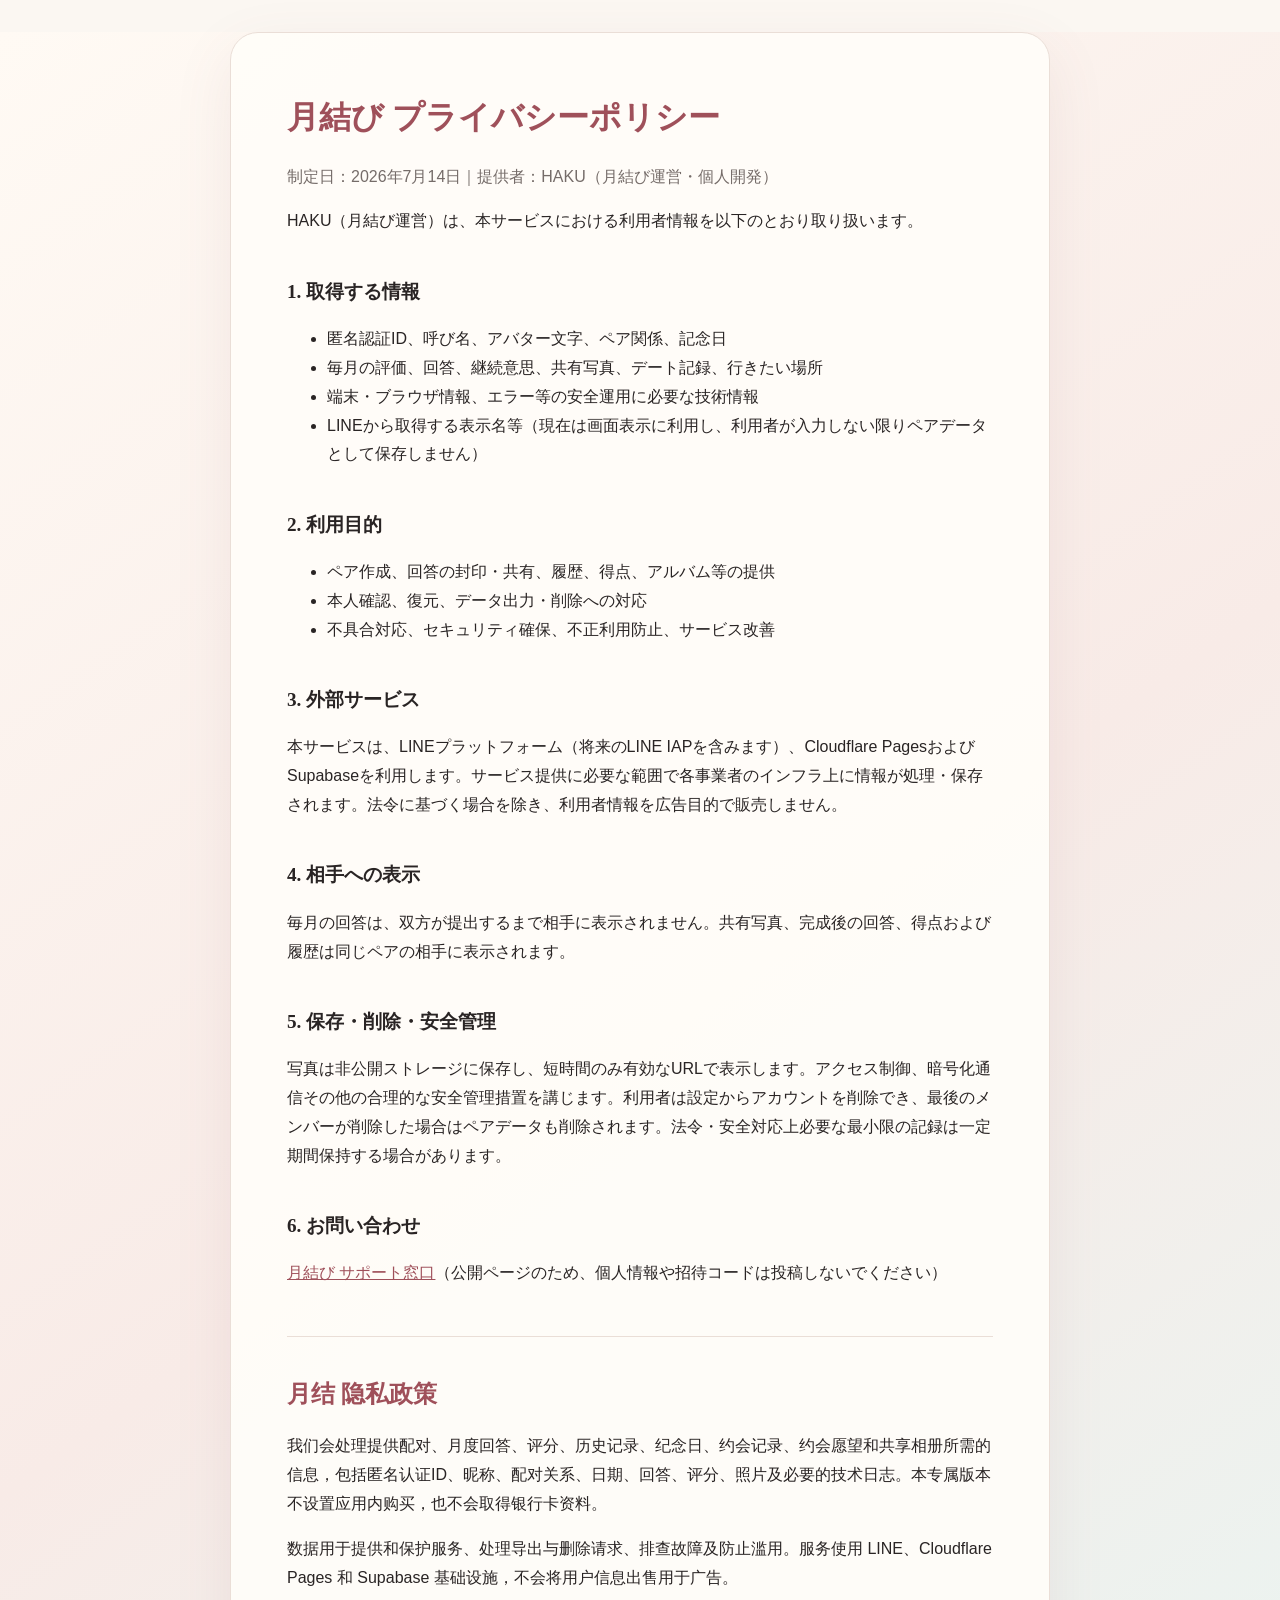
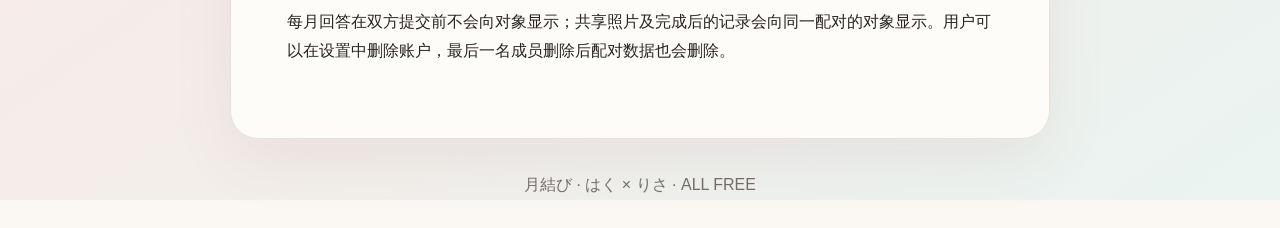
<file: privacy.html>
<!doctype html>
<html lang="ja">
<head>
  <meta charset="utf-8">
  <meta name="viewport" content="width=device-width,initial-scale=1">
  <title>プライバシーポリシー｜月結び</title>
  <link rel="icon" href="icon.svg" type="image/svg+xml">
  <style>
    :root{color:#292424;background:#fbf7f2;font-family:-apple-system,BlinkMacSystemFont,"Noto Sans JP","Yu Gothic",sans-serif;line-height:1.8}*{box-sizing:border-box}body{margin:0;background:linear-gradient(145deg,#fffaf4,#f8ebe7 55%,#eaf4f1)}main{width:min(820px,calc(100% - 32px));margin:32px auto;padding:clamp(24px,5vw,56px);background:#fffdf9ef;border:1px solid #eaded7;border-radius:28px;box-shadow:0 20px 60px #8d586018}h1,h2{font-family:"Noto Serif JP","Yu Mincho",serif}h1{margin:0;color:#9f505a}h2{margin-top:2em;font-size:1.2rem}a{color:#9f505a}.meta{color:#756c69}.lang{margin-top:48px;padding-top:36px;border-top:1px solid #eaded7}footer{text-align:center;margin:28px;color:#756c69}@media(max-width:520px){main{margin:12px auto;padding:24px 20px;border-radius:20px}}
  </style>
</head>
<body>
<main>
  <h1>月結び プライバシーポリシー</h1>
  <p class="meta">制定日：2026年7月14日｜提供者：HAKU（月結び運営・個人開発）</p>
  <p>HAKU（月結び運営）は、本サービスにおける利用者情報を以下のとおり取り扱います。</p>
  <h2>1. 取得する情報</h2>
  <ul><li>匿名認証ID、呼び名、アバター文字、ペア関係、記念日</li><li>毎月の評価、回答、継続意思、共有写真、デート記録、行きたい場所</li><li>端末・ブラウザ情報、エラー等の安全運用に必要な技術情報</li><li>LINEから取得する表示名等（現在は画面表示に利用し、利用者が入力しない限りペアデータとして保存しません）</li></ul>
  <h2>2. 利用目的</h2>
  <ul><li>ペア作成、回答の封印・共有、履歴、得点、アルバム等の提供</li><li>本人確認、復元、データ出力・削除への対応</li><li>不具合対応、セキュリティ確保、不正利用防止、サービス改善</li></ul>
  <h2>3. 外部サービス</h2>
  <p>本サービスは、LINEプラットフォーム（将来のLINE IAPを含みます）、Cloudflare PagesおよびSupabaseを利用します。サービス提供に必要な範囲で各事業者のインフラ上に情報が処理・保存されます。法令に基づく場合を除き、利用者情報を広告目的で販売しません。</p>
  <h2>4. 相手への表示</h2>
  <p>毎月の回答は、双方が提出するまで相手に表示されません。共有写真、完成後の回答、得点および履歴は同じペアの相手に表示されます。</p>
  <h2>5. 保存・削除・安全管理</h2>
  <p>写真は非公開ストレージに保存し、短時間のみ有効なURLで表示します。アクセス制御、暗号化通信その他の合理的な安全管理措置を講じます。利用者は設定からアカウントを削除でき、最後のメンバーが削除した場合はペアデータも削除されます。法令・安全対応上必要な最小限の記録は一定期間保持する場合があります。</p>
  <h2>6. お問い合わせ</h2>
  <p><a href="https://github.com/HAKU200210/tsukimusubi/issues">月結び サポート窓口</a>（公開ページのため、個人情報や招待コードは投稿しないでください）</p>
  <section class="lang" lang="zh-CN">
    <h1>月结 隐私政策</h1>
    <p>我们会处理提供配对、月度回答、评分、历史记录、纪念日、约会记录、约会愿望和共享相册所需的信息，包括匿名认证ID、昵称、配对关系、日期、回答、评分、照片及必要的技术日志。本专属版本不设置应用内购买，也不会取得银行卡资料。</p>
    <p>数据用于提供和保护服务、处理导出与删除请求、排查故障及防止滥用。服务使用 LINE、Cloudflare Pages 和 Supabase 基础设施，不会将用户信息出售用于广告。</p>
    <p>每月回答在双方提交前不会向对象显示；共享照片及完成后的记录会向同一配对的对象显示。用户可以在设置中删除账户，最后一名成员删除后配对数据也会删除。</p>
  </section>
</main>
<footer>月結び · はく × りさ · ALL FREE</footer>
</body>
</html>
</file>
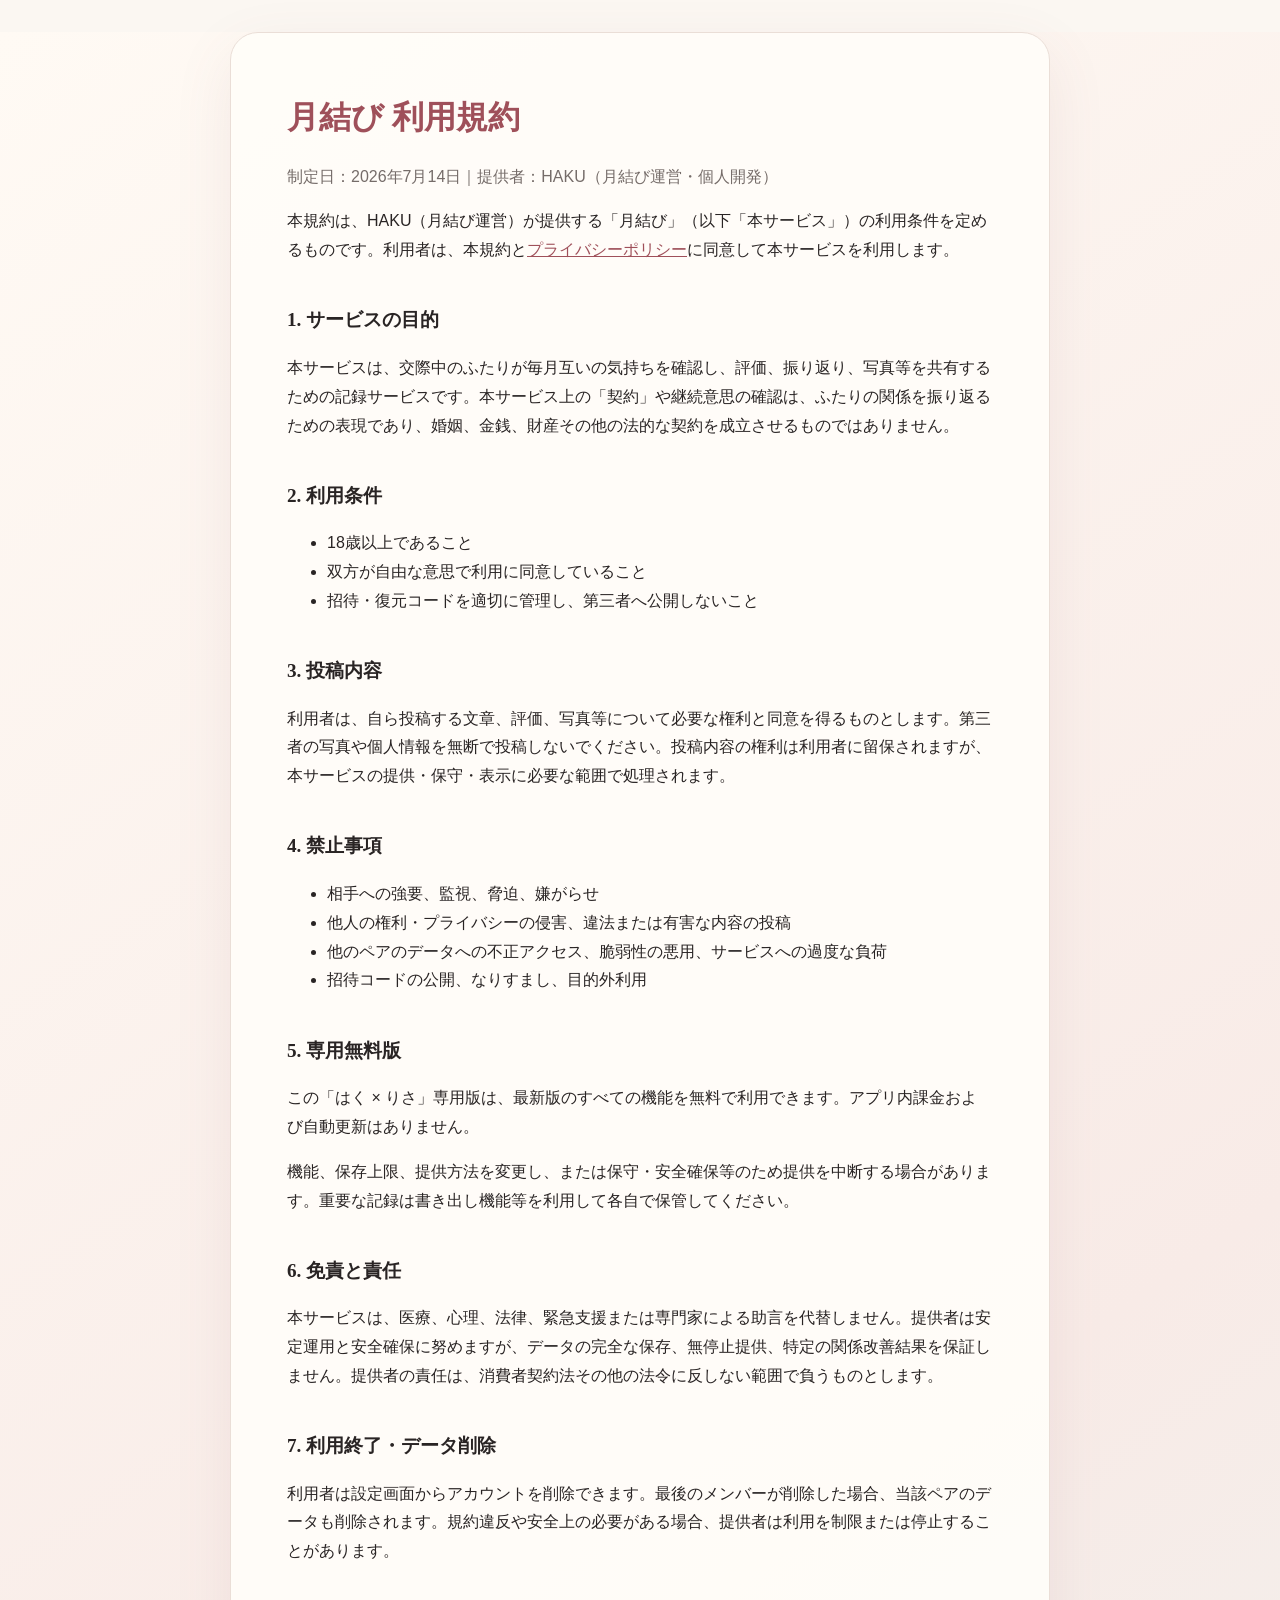
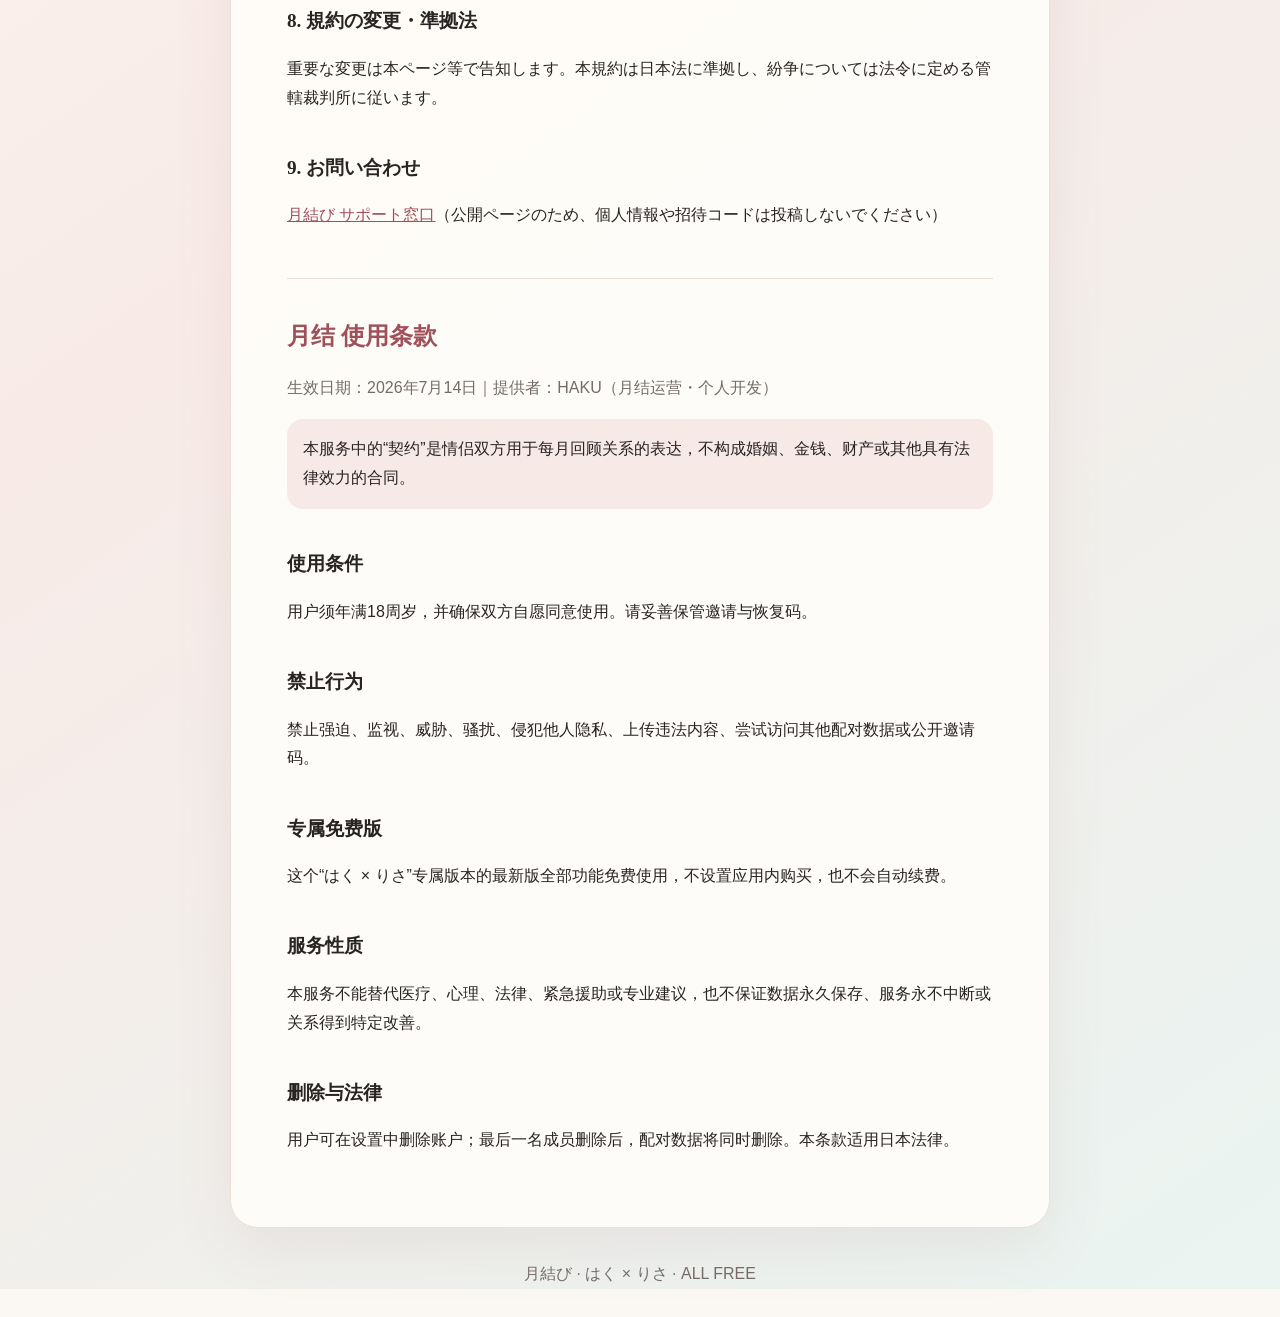
<file: terms.html>
<!doctype html>
<html lang="ja">
<head>
  <meta charset="utf-8">
  <meta name="viewport" content="width=device-width,initial-scale=1">
  <title>利用規約｜月結び</title>
  <link rel="icon" href="icon.svg" type="image/svg+xml">
  <style>
    :root{color:#292424;background:#fbf7f2;font-family:-apple-system,BlinkMacSystemFont,"Noto Sans JP","Yu Gothic",sans-serif;line-height:1.8}*{box-sizing:border-box}body{margin:0;background:linear-gradient(145deg,#fffaf4,#f8ebe7 55%,#eaf4f1)}main{width:min(820px,calc(100% - 32px));margin:32px auto;padding:clamp(24px,5vw,56px);background:#fffdf9eF;border:1px solid #eaded7;border-radius:28px;box-shadow:0 20px 60px #8d586018}h1,h2{font-family:"Noto Serif JP","Yu Mincho",serif}h1{margin:0;color:#9f505a}h2{margin-top:2em;font-size:1.2rem}a{color:#9f505a}.meta{color:#756c69}.notice{padding:16px;border-radius:16px;background:#f6e9e6}.lang{margin-top:48px;padding-top:36px;border-top:1px solid #eaded7}footer{text-align:center;margin:28px;color:#756c69}@media(max-width:520px){main{margin:12px auto;padding:24px 20px;border-radius:20px}}
  </style>
</head>
<body>
<main>
  <h1>月結び 利用規約</h1>
  <p class="meta">制定日：2026年7月14日｜提供者：HAKU（月結び運営・個人開発）</p>
  <p>本規約は、HAKU（月結び運営）が提供する「月結び」（以下「本サービス」）の利用条件を定めるものです。利用者は、本規約と<a href="privacy.html">プライバシーポリシー</a>に同意して本サービスを利用します。</p>

  <h2>1. サービスの目的</h2>
  <p>本サービスは、交際中のふたりが毎月互いの気持ちを確認し、評価、振り返り、写真等を共有するための記録サービスです。本サービス上の「契約」や継続意思の確認は、ふたりの関係を振り返るための表現であり、婚姻、金銭、財産その他の法的な契約を成立させるものではありません。</p>

  <h2>2. 利用条件</h2>
  <ul><li>18歳以上であること</li><li>双方が自由な意思で利用に同意していること</li><li>招待・復元コードを適切に管理し、第三者へ公開しないこと</li></ul>

  <h2>3. 投稿内容</h2>
  <p>利用者は、自ら投稿する文章、評価、写真等について必要な権利と同意を得るものとします。第三者の写真や個人情報を無断で投稿しないでください。投稿内容の権利は利用者に留保されますが、本サービスの提供・保守・表示に必要な範囲で処理されます。</p>

  <h2>4. 禁止事項</h2>
  <ul><li>相手への強要、監視、脅迫、嫌がらせ</li><li>他人の権利・プライバシーの侵害、違法または有害な内容の投稿</li><li>他のペアのデータへの不正アクセス、脆弱性の悪用、サービスへの過度な負荷</li><li>招待コードの公開、なりすまし、目的外利用</li></ul>

  <h2>5. 専用無料版</h2>
  <p>この「はく × りさ」専用版は、最新版のすべての機能を無料で利用できます。アプリ内課金および自動更新はありません。</p><p>機能、保存上限、提供方法を変更し、または保守・安全確保等のため提供を中断する場合があります。重要な記録は書き出し機能等を利用して各自で保管してください。</p>

  <h2>6. 免責と責任</h2>
  <p>本サービスは、医療、心理、法律、緊急支援または専門家による助言を代替しません。提供者は安定運用と安全確保に努めますが、データの完全な保存、無停止提供、特定の関係改善結果を保証しません。提供者の責任は、消費者契約法その他の法令に反しない範囲で負うものとします。</p>

  <h2>7. 利用終了・データ削除</h2>
  <p>利用者は設定画面からアカウントを削除できます。最後のメンバーが削除した場合、当該ペアのデータも削除されます。規約違反や安全上の必要がある場合、提供者は利用を制限または停止することがあります。</p>

  <h2>8. 規約の変更・準拠法</h2>
  <p>重要な変更は本ページ等で告知します。本規約は日本法に準拠し、紛争については法令に定める管轄裁判所に従います。</p>

  <h2>9. お問い合わせ</h2>
  <p><a href="https://github.com/HAKU200210/tsukimusubi/issues">月結び サポート窓口</a>（公開ページのため、個人情報や招待コードは投稿しないでください）</p>

  <section class="lang" lang="zh-CN">
    <h1>月结 使用条款</h1>
    <p class="meta">生效日期：2026年7月14日｜提供者：HAKU（月结运营・个人开发）</p>
    <p class="notice">本服务中的“契约”是情侣双方用于每月回顾关系的表达，不构成婚姻、金钱、财产或其他具有法律效力的合同。</p>
    <h2>使用条件</h2><p>用户须年满18周岁，并确保双方自愿同意使用。请妥善保管邀请与恢复码。</p>
    <h2>禁止行为</h2><p>禁止强迫、监视、威胁、骚扰、侵犯他人隐私、上传违法内容、尝试访问其他配对数据或公开邀请码。</p>
    <h2>专属免费版</h2><p>这个“はく × りさ”专属版本的最新版全部功能免费使用，不设置应用内购买，也不会自动续费。</p>
    <h2>服务性质</h2><p>本服务不能替代医疗、心理、法律、紧急援助或专业建议，也不保证数据永久保存、服务永不中断或关系得到特定改善。</p>
    <h2>删除与法律</h2><p>用户可在设置中删除账户；最后一名成员删除后，配对数据将同时删除。本条款适用日本法律。</p>
  </section>
</main>
<footer>月結び · はく × りさ · ALL FREE</footer>
</body>
</html>
</file>
